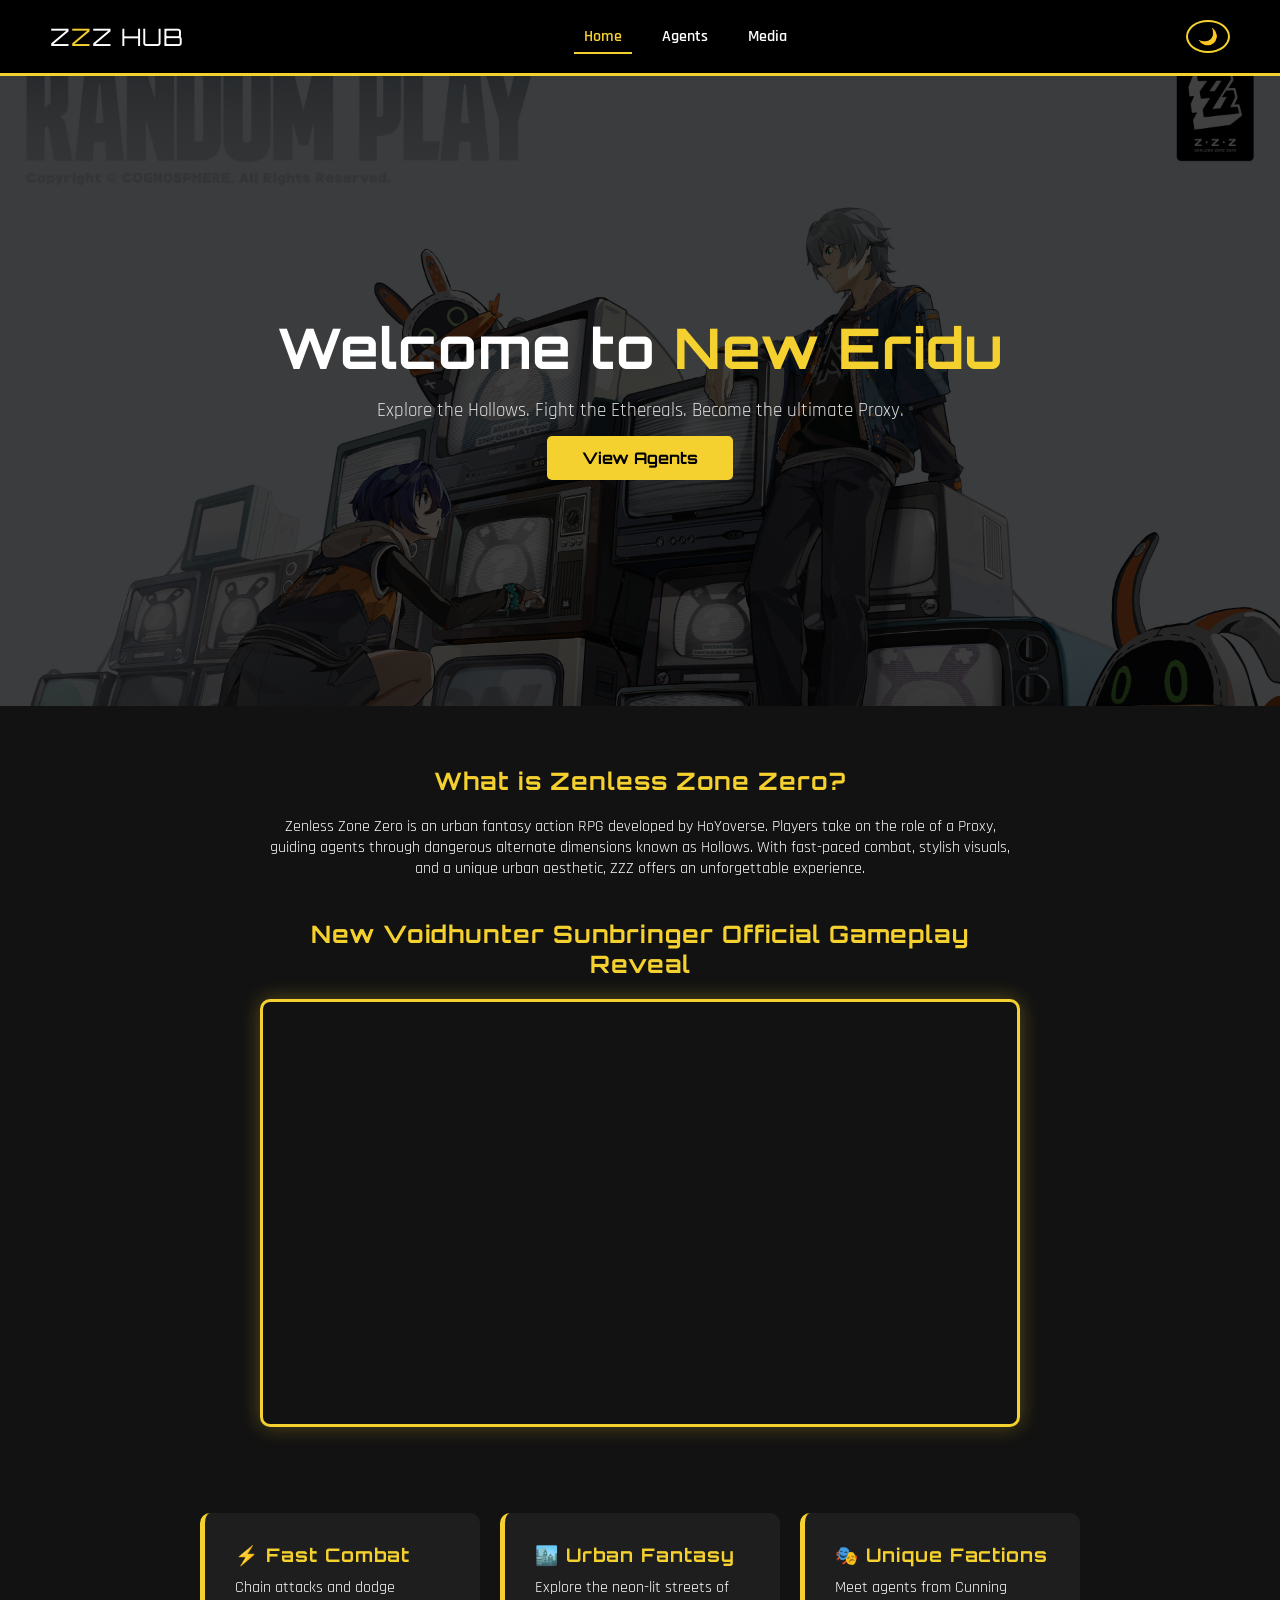
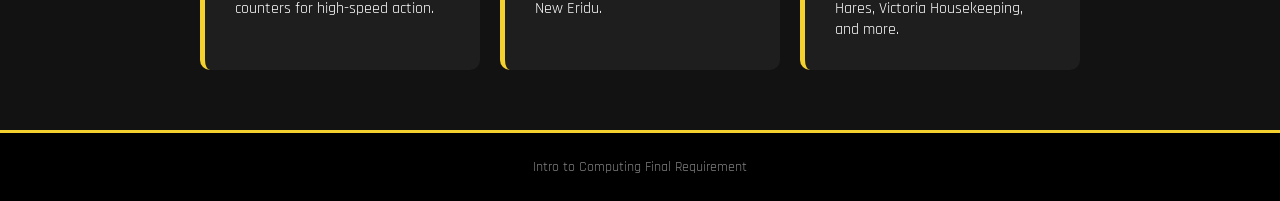
<file: index.html>
<!DOCTYPE html>
<html lang="en">
<head>
    <meta charset="UTF-8">
    <meta name="viewport" content="width=device-width, initial-scale=1.0">
    <title>ZZZ Hub | Home</title>
    <link rel="stylesheet" href="style.css">
    <link href="https://fonts.googleapis.com/css2?family=Orbitron:wght@700&family=Rajdhani:wght@400;600&display=swap" rel="stylesheet">
</head>
<body>

    <nav>
        <div class="logo">Z<span>Z</span>Z HUB</div>
        <ul>
            <li><a href="index.html" class="active">Home</a></li>
            <li><a href="characters.html">Agents</a></li>
            <li><a href="media.html">Media</a></li>
        </ul>
        <button id="themeToggle">🌙</button>
    </nav>

    <header class="hero">
        <div class="hero-content">
            <h1>Welcome to <span>New Eridu</span></h1>
            <p>Explore the Hollows. Fight the Ethereals. Become the ultimate Proxy.</p>
            <a href="characters.html" class="btn">View Agents</a>
        </div>
    </header>

    <section class="content">
        <h2>What is Zenless Zone Zero?</h2>
        <p>Zenless Zone Zero is an urban fantasy action RPG developed by HoYoverse. Players take on the role of a Proxy, guiding agents through dangerous alternate dimensions known as Hollows. With fast-paced combat, stylish visuals, and a unique urban aesthetic, ZZZ offers an unforgettable experience.</p>
            <div class="video-container">
            <h2>New Voidhunter Sunbringer Official Gameplay Reveal</h2>
            <iframe width="560" height="315" src="https://www.youtube.com/embed/AWLoPghMI6o?si=Dq3yYzu8CRrB-YD5" title="YouTube video player" frameborder="0" allow="accelerometer; autoplay; clipboard-write; encrypted-media; gyroscope; picture-in-picture; web-share" referrerpolicy="strict-origin-when-cross-origin" allowfullscreen></iframe>
            </div>
    </section>

    <!-- Feature Cards -->
    <section class="features">
        <div class="card">
            <h3>⚡ Fast Combat</h3>
            <p>Chain attacks and dodge counters for high-speed action.</p>
        </div>
        <div class="card">
            <h3>🏙️ Urban Fantasy</h3>
            <p>Explore the neon-lit streets of New Eridu.</p>
        </div>
        <div class="card">
            <h3>🎭 Unique Factions</h3>
            <p>Meet agents from Cunning Hares, Victoria Housekeeping, and more.</p>
        </div>
    </section>

    <footer>
        <p>Intro to Computing Final Requirement</p>
    </footer>

    <script src="script.js"></script>
</body>
</html>
</file>
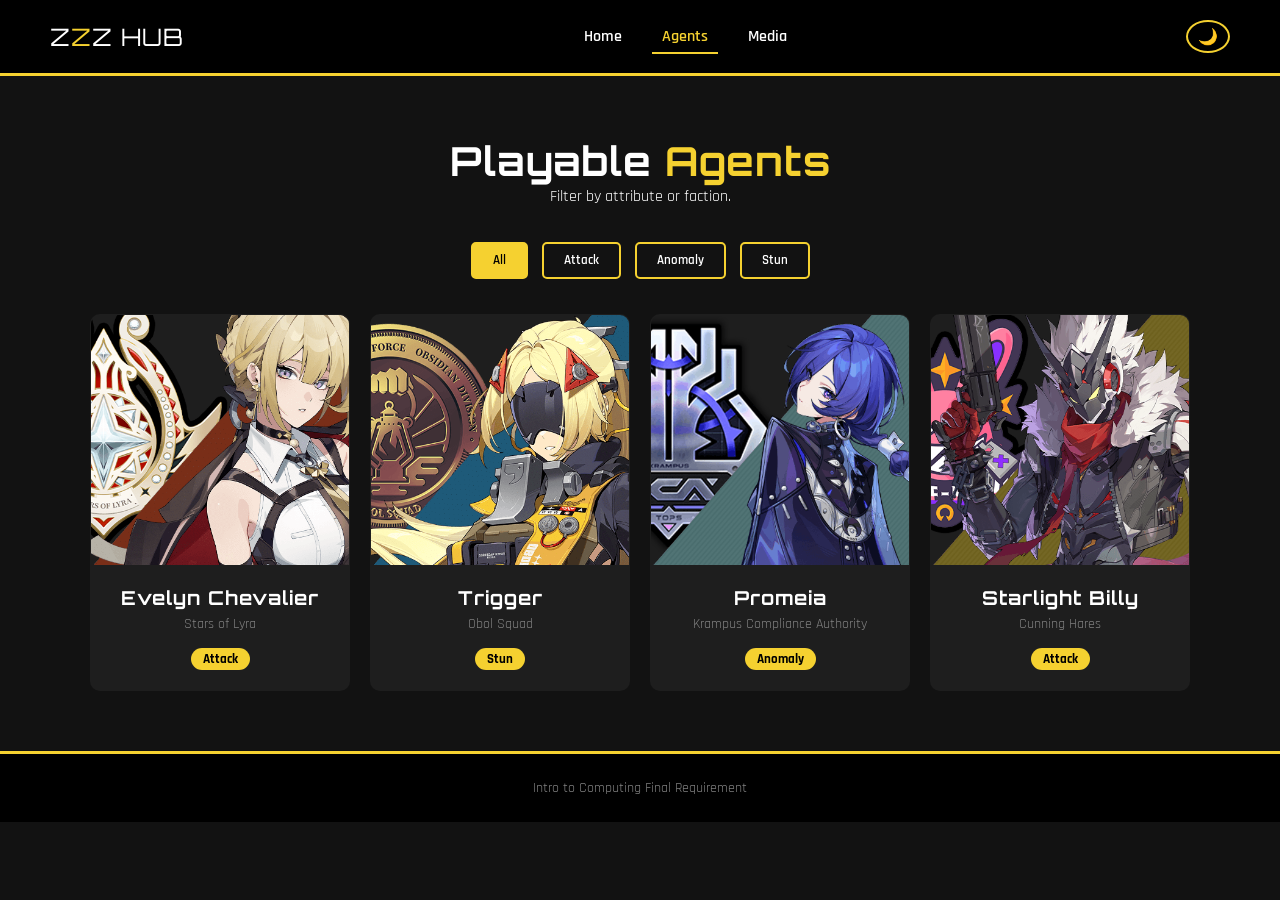
<file: characters.html>
<!DOCTYPE html>
<html lang="en">
<head>
    <meta charset="UTF-8">
    <meta name="viewport" content="width=device-width, initial-scale=1.0">
    <title>ZZZ Hub | Agents</title>
    <link rel="stylesheet" href="style.css">
    <link href="https://fonts.googleapis.com/css2?family=Orbitron:wght@700&family=Rajdhani:wght@400;600&display=swap" rel="stylesheet">
</head>
<body>

    <nav>
        <div class="logo">Z<span>Z</span>Z HUB</div>
        <ul>
            <li><a href="index.html">Home</a></li>
            <li><a href="characters.html" class="active">Agents</a></li>
            <li><a href="media.html">Media</a></li>
        </ul>
        <button id="themeToggle">🌙</button>
    </nav>

    <section class="page-header">
        <h1>Playable <span>Agents</span></h1>
        <p>Filter by attribute or faction.</p>
    </section>

    <!-- Filter Buttons -->
    <div class="filters">
        <button class="filter-btn active" data-filter="all">All</button>
        <button class="filter-btn" data-filter="attack">Attack</button>
        <button class="filter-btn" data-filter="anomaly">Anomaly</button>
        <button class="filter-btn" data-filter="stun">Stun</button>
    </div>

    <!-- Agent Grid -->
    <section class="agent-grid">
        <div class="agent-card" data-role="attack">
            <img src="images/evelyn.jpg" alt="Evelyn">
            <h3>Evelyn Chevalier</h3>
            <p>Stars of Lyra</p>
            <span class="tag">Attack</span>
        </div>
        <div class="agent-card" data-role="stun">
            <img src="images/trigger.jpg" alt="Trigger">
            <h3>Trigger</h3>
            <p>Obol Squad</p>
            <span class="tag">Stun</span>
        </div>
        <div class="agent-card" data-role="anomaly">
            <img src="images/promeia.jpg" alt="Promeia">
            <h3>Promeia</h3>
            <p>Krampus Compliance Authority</p>
            <span class="tag">Anomaly</span>
        </div>
        <div class="agent-card" data-role="attack">
            <img src="images/billy.jpg" alt="Billy Kid">
            <h3>Starlight Billy</h3>
            <p>Cunning Hares</p>
            <span class="tag">Attack</span>
        </div>
    </section>

    <footer>
        <p>Intro to Computing Final Requirement</p>
    </footer>

    <script src="script.js"></script>
</body>
</html>
</file>
<file: style.css>
:root {
    --bg-color: #121212;
    --text-color: #ffffff;
    --accent: #F5D130;
    --card-bg: #1e1e1e;
}

body.light-mode {
    --bg-color: #f4f4f4;
    --text-color: #121212;
    --card-bg: #ffffff;
    --accent: #d4b000;
}

* {
    margin: 0;
    padding: 0;
    box-sizing: border-box;
}

body {
    background-color: var(--bg-color);
    color: var(--text-color);
    font-family: 'Rajdhani', sans-serif;
    transition: 0.3s;
}

h1, h2, h3, .logo {
    font-family: 'Orbitron', sans-serif;
    letter-spacing: 1px;
}

/* Navigation */
nav {
    display: flex;
    justify-content: space-between;
    align-items: center;
    padding: 20px 50px;
    background-color: #000;
    border-bottom: 3px solid var(--accent);
    position: sticky;
    top: 0;
    z-index: 100;
}

.logo {
    color: #fff;
    font-size: 1.5rem;
}

.logo span {
    color: var(--accent);
}

nav ul {
    list-style: none;
    display: flex;
    gap: 20px;
}

nav ul li a {
    color: #fff;
    text-decoration: none;
    font-weight: 600;
    padding: 5px 10px;
    transition: 0.3s;
}

nav ul li a:hover, nav ul li a.active {
    color: var(--accent);
    border-bottom: 2px solid var(--accent);
}

#themeToggle {
    background: none;
    border: 2px solid var(--accent);
    color: var(--accent);
    padding: 5px 10px;
    cursor: pointer;
    border-radius: 50%;
    font-size: 1rem;
}

/* Hero Section */
.hero {
    height: 70vh;
    display: flex;
    justify-content: center;
    align-items: center;
    text-align: center;
    background: linear-gradient(rgba(0,0,0,0.75), rgba(0,0,0,0.75)), url('images/zzz-bg.jpg') no-repeat center center/cover;
}

.hero h1 {
    font-size: 3.5rem;
    margin-bottom: 15px;
    color: #fff;
}

.hero h1 span {
    color: var(--accent);
}

.hero p {
    font-size: 1.2rem;
    margin-bottom: 25px;
    color: #ddd;
}

.btn {
    padding: 12px 35px;
    background-color: var(--accent);
    color: #000;
    text-decoration: none;
    font-weight: bold;
    border-radius: 5px;
    transition: 0.3s;
    font-family: 'Orbitron', sans-serif;
}

.btn:hover {
    background-color: #fff;
    transform: scale(1.05);
}

/* Content */
.content {
    padding: 60px 20px;
    text-align: center;
    max-width: 800px;
    margin: 0 auto;
}

.content h2 {
    color: var(--accent);
    margin-bottom: 20px;
}

/* Feature Cards */
.features {
    display: flex;
    justify-content: center;
    gap: 20px;
    padding: 0 50px 60px;
    flex-wrap: wrap;
}

.card {
    background-color: var(--card-bg);
    padding: 30px;
    border-radius: 10px;
    width: 280px;
    border-left: 5px solid var(--accent);
    transition: 0.3s;
}

.card:hover {
    transform: translateY(-10px);
    box-shadow: 0 10px 20px rgba(245, 209, 48, 0.2);
}

.card h3 {
    margin-bottom: 10px;
    color: var(--accent);
}

/* Page Header */
.page-header {
    text-align: center;
    padding: 60px 20px 30px;
}

.page-header h1 {
    font-size: 2.5rem;
}

.page-header h1 span {
    color: var(--accent);
}

/* Filters */
.filters {
    text-align: center;
    margin-bottom: 30px;
}

.filter-btn {
    padding: 8px 20px;
    margin: 5px;
    background: none;
    border: 2px solid var(--accent);
    color: var(--text-color);
    cursor: pointer;
    font-family: 'Rajdhani', sans-serif;
    font-weight: 600;
    border-radius: 5px;
    transition: 0.3s;
}

.filter-btn:hover, .filter-btn.active {
    background-color: var(--accent);
    color: #000;
}

/* Agent Grid */
.agent-grid {
    display: grid;
    grid-template-columns: repeat(auto-fit, minmax(220px, 1fr));
    gap: 20px;
    padding: 0 50px 60px;
    max-width: 1200px;
    margin: 0 auto;
}

.agent-card {
    background-color: var(--card-bg);
    border-radius: 10px;
    overflow: hidden;
    text-align: center;
    padding-bottom: 20px;
    transition: 0.3s;
    border: 1px solid transparent;
}

.agent-card:hover {
    border-color: var(--accent);
    transform: scale(1.03);
}

.agent-card img {
    width: 100%;
    height: 250px;
    object-fit: cover;
}

.agent-card h3 {
    margin-top: 15px;
    font-size: 1.2rem;
}

.agent-card p {
    font-size: 0.9rem;
    color: gray;
    padding: 5px 10px;
}

.tag {
    display: inline-block;
    margin-top: 10px;
    padding: 3px 12px;
    background-color: var(--accent);
    color: #000;
    font-size: 0.8rem;
    font-weight: bold;
    border-radius: 20px;
}

/* Slider */
.slider {
    position: relative;
    max-width: 900px;
    margin: 0 auto 60px;
    border-radius: 10px;
    overflow: hidden;
    border: 3px solid var(--accent);
}

.slider img {
    width: 100%;
    height: 500px;
    object-fit: cover;
    display: block;
}

.slider-controls {
    position: absolute;
    bottom: 15px;
    width: 100%;
    text-align: center;
}

.slider-controls button {
    background: rgba(0,0,0,0.7);
    color: var(--accent);
    border: 2px solid var(--accent);
    font-size: 1.5rem;
    padding: 5px 15px;
    cursor: pointer;
    margin: 0 10px;
    border-radius: 5px;
    transition: 0.3s;
}

.slider-controls button:hover {
    background: var(--accent);
    color: #000;
}

/* Footer */
footer {
    text-align: center;
    padding: 25px;
    background-color: #000;
    font-size: 0.9rem;
    color: gray;
    border-top: 3px solid var(--accent);
}

/* ===== FULL GALLERY SECTION ===== */
.gallery-section {
    padding: 20px 50px 80px;
    max-width: 1300px;
    margin: 0 auto;
}

.gallery-title {
    text-align: center;
    font-size: 2rem;
    margin-bottom: 40px;
}

.gallery-title span {
    color: var(--accent);
}

.gallery-grid {
    display: grid;
    grid-template-columns: repeat(auto-fill, minmax(250px, 1fr));
    gap: 15px;
}

.gallery-item {
    overflow: hidden;
    border-radius: 10px;
    cursor: pointer;
    position: relative;
    aspect-ratio: 1 / 1;
    border: 2px solid transparent;
    transition: 0.3s;
}

.gallery-item img {
    width: 100%;
    height: 100%;
    object-fit: cover;
    transition: transform 0.4s ease;
    display: block;
}

.gallery-item:hover {
    border-color: var(--accent);
    box-shadow: 0 0 20px rgba(245, 209, 48, 0.4);
}

.gallery-item:hover img {
    transform: scale(1.1);
}

/* ===== LIGHTBOX MODAL ===== */
.lightbox {
    display: none;
    position: fixed;
    z-index: 999;
    top: 0;
    left: 0;
    width: 100%;
    height: 100%;
    background-color: rgba(0, 0, 0, 0.95);
    justify-content: center;
    align-items: center;
    flex-direction: column;
    padding: 30px;
    animation: fadeIn 0.3s;
}

.lightbox.active {
    display: flex;
}

@keyframes fadeIn {
    from { opacity: 0; }
    to { opacity: 1; }
}

.lightbox img {
    max-width: 90%;
    max-height: 80vh;
    border: 3px solid var(--accent);
    border-radius: 10px;
    object-fit: contain;
}

.lightbox-caption {
    color: var(--accent);
    margin-top: 15px;
    font-family: 'Orbitron', sans-serif;
    font-size: 1rem;
    text-align: center;
}

.close-btn {
    position: absolute;
    top: 20px;
    right: 40px;
    font-size: 3rem;
    color: var(--accent);
    cursor: pointer;
    transition: 0.3s;
    font-weight: bold;
    line-height: 1;
}

.close-btn:hover {
    color: #fff;
    transform: rotate(90deg);
}

/* Responsive tweaks */
@media (max-width: 768px) {
    .gallery-section {
        padding: 20px 20px 60px;
    }
    .gallery-grid {
        grid-template-columns: repeat(auto-fill, minmax(150px, 1fr));
        gap: 10px;
    }
    .close-btn {
        top: 10px;
        right: 20px;
        font-size: 2.5rem;
    }
}

/* ===== RESPONSIVE YOUTUBE VIDEO ===== */
.video-container {
    text-align: center;
    margin-top: 40px;
    margin-bottom: 20px;
}

.video-container h2 {
    color: var(--accent);
    margin-bottom: 20px;
}

.video-container iframe {
    max-width: 100%;
    width: 800px; /* Ideal width for desktop */
    aspect-ratio: 16 / 9; /* Keeps the video from getting squished */
    height: auto;
    border-radius: 10px;
    border: 3px solid var(--accent);
    box-shadow: 0 0 20px rgba(245, 209, 48, 0.3); /* Neon glow effect */
}
</file>
